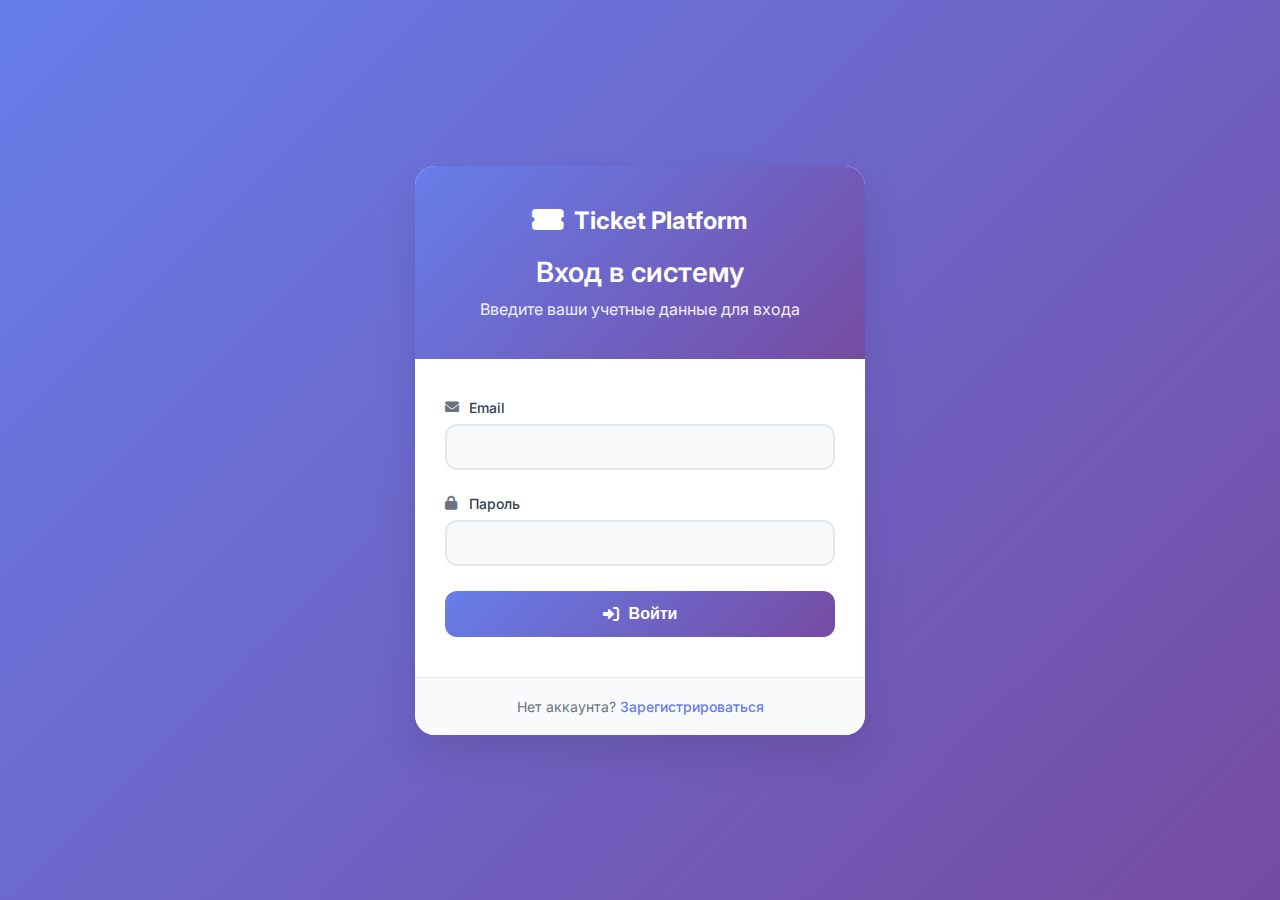
<file: frontend/index.html>
<!DOCTYPE html>
<html lang="ru">
<head>
    <meta charset="UTF-8">
    <meta name="viewport" content="width=device-width, initial-scale=1.0">
    <title>Ticket Platform - Система техподдержки</title>
    <link rel="stylesheet" href="styles.css">
    <link href="https://fonts.googleapis.com/css2?family=Inter:wght@400;500;600;700&display=swap" rel="stylesheet">
    <link href="https://cdnjs.cloudflare.com/ajax/libs/font-awesome/6.0.0/css/all.min.css" rel="stylesheet">
</head>
<body>
    <!-- Header -->
    <header class="header">
        <div class="container">
            <div class="header-content">
                <div class="logo">
                    <i class="fas fa-ticket-alt"></i>
                    <span>Ticket Platform</span>
                </div>
                <nav class="nav">
                    <ul class="nav-list">
                        <li class="nav-item">
                            <a href="#" class="nav-link active" data-tab="home">
                                <i class="fas fa-home"></i>
                                Мои тикеты
                            </a>
                        </li>
                        <li class="nav-item">
                            <a href="#" class="nav-link" data-tab="create">
                                <i class="fas fa-plus-circle"></i>
                                Создать тикет
                            </a>
                        </li>
                        <li class="nav-item">
                            <a href="#" class="nav-link" data-tab="profile">
                                <i class="fas fa-user-circle"></i>
                                Профиль
                            </a>
                        </li>
                        <li class="nav-item">
                            <a href="#" class="nav-link" id="logout-btn">
                                <i class="fas fa-sign-out-alt"></i>
                                Выход
                            </a>
                        </li>
                    </ul>
                </nav>
                <div class="user-info" id="user-info" style="display: none;">
                    <div class="user-avatar">
                        <i class="fas fa-user"></i>
                    </div>
                    <span class="user-name" id="username-display">Пользователь</span>
                </div>
            </div>
        </div>
    </header>

    <!-- Main Content -->
    <main class="main">
        <div class="container">
            <!-- Главная страница с тикетами пользователя -->
            <section id="home-tab" class="tab-content active">
                <div class="page-header">
                    <h1>Мои тикеты</h1>
                    <div class="filters">
                        <select id="statusFilter" class="filter-select">
                            <option value="">Все статусы</option>
                            <option value="открыт">Открыт</option>
                            <option value="в_процессе">В процессе</option>
                            <option value="решен">Решен</option>
                            <option value="закрыт">Закрыт</option>
                        </select>
                        <select id="categoryFilter" class="filter-select">
                            <option value="">Все категории</option>
                            <option value="техническая">Техническая</option>
                            <option value="биллинг">Биллинг</option>
                            <option value="общий">Общий</option>
                            <option value="баг_репорт">Баг репорт</option>
                            <option value="запрос_функции">Запрос функции</option>
                        </select>
                        <select id="priorityFilter" class="filter-select">
                            <option value="">Все приоритеты</option>
                            <option value="не определён">Не определён</option>
                            <option value="низкий">Низкий</option>
                            <option value="средний">Средний</option>
                            <option value="высокий">Высокий</option>
                            <option value="критический">Критический</option>
                        </select>
                        <input type="text" id="searchInput" class="search-input" placeholder="Поиск по тикетам...">
                    </div>
                </div>

                <!-- Статистика -->
                <div class="stats">
                    <div class="stat-card">
                        <div class="stat-icon open">
                            <i class="fas fa-folder-open"></i>
                        </div>
                        <div class="stat-info">
                            <span class="stat-number" id="openTickets">0</span>
                            <span class="stat-label">Открытые</span>
                        </div>
                    </div>
                    <div class="stat-card">
                        <div class="stat-icon progress">
                            <i class="fas fa-cog"></i>
                        </div>
                        <div class="stat-info">
                            <span class="stat-number" id="progressTickets">0</span>
                            <span class="stat-label">В процессе</span>
                        </div>
                    </div>
                    <div class="stat-card">
                        <div class="stat-icon resolved">
                            <i class="fas fa-check-circle"></i>
                        </div>
                        <div class="stat-info">
                            <span class="stat-number" id="resolvedTickets">0</span>
                            <span class="stat-label">Решенные</span>
                        </div>
                    </div>
                    <div class="stat-card">
                        <div class="stat-icon total">
                            <i class="fas fa-list"></i>
                        </div>
                        <div class="stat-info">
                            <span class="stat-number" id="totalTickets">0</span>
                            <span class="stat-label">Всего</span>
                        </div>
                    </div>
                </div>

                <!-- Список тикетов -->
                <div class="tickets-grid" id="ticketsGrid">
                    <!-- Тикеты будут загружены динамически -->
                </div>

                <!-- Загрузка -->
                <div class="loading" id="loading">
                    <div class="spinner"></div>
                    <span>Загрузка тикетов...</span>
                </div>

                <!-- Пагинация -->
                <div class="pagination" id="pagination">
                    <!-- Пагинация будет создана динамически -->
                </div>
            </section>

            <!-- Страница создания тикета -->
            <section id="create-tab" class="tab-content">
                <div class="page-header">
                    <h1>Создать новый тикет</h1>
                    <p class="page-subtitle">Опишите вашу проблему или вопрос, и наша служба поддержки вам поможет</p>
                </div>

                <form class="create-ticket-form" id="createTicketForm">
                    <div class="form-row">
                        <div class="form-group">
                            <label for="ticketTitle" class="form-label">
                                <i class="fas fa-heading"></i>
                                Заголовок тикета *
                            </label>
                            <input 
                                type="text" 
                                id="ticketTitle" 
                                class="form-input" 
                                placeholder="Краткое описание проблемы"
                                required
                                maxlength="200"
                            >
                            <div class="input-hint">Максимум 200 символов</div>
                        </div>
                    </div>

                    <div class="form-row">
                        <div class="form-group">
                            <label for="ticketCategory" class="form-label">
                                <i class="fas fa-tag"></i>
                                Категория *
                            </label>
                            <select id="ticketCategory" class="form-select" required>
                                <option value="">Выберите категорию</option>
                                <option value="техническая">Техническая проблема</option>
                                <option value="биллинг">Вопросы по биллингу</option>
                                <option value="общий">Общий вопрос</option>
                                <option value="баг_репорт">Сообщить о баге</option>
                                <option value="запрос_функции">Запрос новой функции</option>
                            </select>
                        </div>
                    </div>

                    <div class="form-row">
                        <div class="form-group">
                            <label for="ticketDescription" class="form-label">
                                <i class="fas fa-align-left"></i>
                                Подробное описание *
                            </label>
                            <textarea 
                                id="ticketDescription" 
                                class="form-textarea" 
                                placeholder="Подробно опишите проблему: что случилось, когда это началось, какие шаги вы предпринимали..."
                                required
                                maxlength="2000"
                                rows="8"
                            ></textarea>
                            <div class="input-hint">Максимум 2000 символов. Чем детальнее описание, тем быстрее мы сможем помочь.</div>
                        </div>
                    </div>

                    <div class="form-row">
                        <div class="form-group half">
                            <label for="reporterName" class="form-label">
                                <i class="fas fa-user"></i>
                                Ваше имя *
                            </label>
                            <input 
                                type="text" 
                                id="reporterName" 
                                class="form-input" 
                                placeholder="Введите ваше имя"
                                required
                                maxlength="100"
                            >
                        </div>
                        <div class="form-group half">
                            <label for="reporterEmail" class="form-label">
                                <i class="fas fa-envelope"></i>
                                Email для связи *
                            </label>
                            <input 
                                type="email" 
                                id="reporterEmail" 
                                class="form-input" 
                                placeholder="your@email.com"
                                required
                            >
                        </div>
                    </div>

                    <div class="priority-info">
                        <i class="fas fa-info-circle"></i>
                        <span>Приоритет тикета будет определен автоматически службой поддержки на основе описания проблемы.</span>
                    </div>

                    <div class="form-actions">
                        <button type="button" class="btn btn-secondary" id="resetForm">
                            <i class="fas fa-undo"></i>
                            Очистить
                        </button>
                        <button type="submit" class="btn btn-primary" id="submitTicket">
                            <i class="fas fa-paper-plane"></i>
                            Создать тикет
                        </button>
                    </div>
                </form>
            </section>

            <!-- Раздел профиля -->
            <section class="tab-section" id="profile" style="display: none;">
                <div class="section-header">
                    <h2><i class="fas fa-user-circle"></i> Личный кабинет</h2>
                    <p>Управление настройками аккаунта</p>
                </div>

                <div class="profile-container">
                    <div class="profile-card">
                        <div class="profile-header">
                            <div class="profile-avatar">
                                <i class="fas fa-user-circle"></i>
                            </div>
                            <div class="profile-info">
                                <h3 id="profile-full-name">Имя пользователя</h3>
                                <p id="profile-email">email@example.com</p>
                                <p class="profile-role" id="profile-role">Пользователь</p>
                            </div>
                        </div>

                        <div class="profile-stats">
                            <div class="stat-item">
                                <div class="stat-value" id="user-tickets-count">0</div>
                                <div class="stat-label">Всего тикетов</div>
                            </div>
                            <div class="stat-item">
                                <div class="stat-value" id="user-open-tickets">0</div>
                                <div class="stat-label">Открытых</div>
                            </div>
                            <div class="stat-item">
                                <div class="stat-value" id="user-resolved-tickets">0</div>
                                <div class="stat-label">Решенных</div>
                            </div>
                        </div>

                        <form id="profileForm" class="profile-form">
                            <div class="form-row">
                                <div class="form-group">
                                    <label for="profileFullName" class="form-label">
                                        <i class="fas fa-user"></i>
                                        Полное имя
                                    </label>
                                    <input type="text" id="profileFullName" class="form-input" required>
                                </div>
                                <div class="form-group">
                                    <label for="profileUsername" class="form-label">
                                        <i class="fas fa-at"></i>
                                        Имя пользователя
                                    </label>
                                    <input type="text" id="profileUsername" class="form-input" required>
                                </div>
                            </div>

                            <div class="form-group">
                                <label for="profileEmail" class="form-label">
                                    <i class="fas fa-envelope"></i>
                                    Email
                                </label>
                                <input type="email" id="profileEmail" class="form-input" readonly>
                                <small class="form-hint">Email нельзя изменить</small>
                            </div>

                            <div class="form-actions">
                                <button type="submit" class="btn btn-primary">
                                    <i class="fas fa-save"></i>
                                    Сохранить изменения
                                </button>
                            </div>
                        </form>
                    </div>
                </div>
            </section>
        </div>
    </main>

    <!-- Модальное окно для просмотра тикета -->
    <div class="modal" id="ticketModal">
        <div class="modal-content">
            <div class="modal-header">
                <h2 id="modalTicketTitle">Заголовок тикета</h2>
                <button class="modal-close" id="closeModal">
                    <i class="fas fa-times"></i>
                </button>
            </div>
            <div class="modal-body" id="modalTicketBody">
                <!-- Содержимое тикета будет загружено динамически -->
            </div>
        </div>
    </div>

    <!-- Модальное окно для техподдержки с чатом -->
    <div class="modal" id="supportTicketModal">
        <div class="support-modal-content">
            <div class="support-modal-header">
                <h2 id="supportModalTicketTitle">Тикет #</h2>
                <button class="modal-close" id="closeSupportModal">
                    <i class="fas fa-times"></i>
                </button>
            </div>
            <div class="support-modal-body">
                <div class="ticket-info-panel">
                    <div class="ticket-details" id="supportTicketDetails">
                        <!-- Детали тикета будут загружены динамически -->
                    </div>
                </div>
                <div class="chat-panel">
                    <div class="chat-messages" id="chatMessages">
                        <!-- Сообщения будут загружены динамически -->
                    </div>
                    <div class="chat-input-container">
                        <div class="chat-input-wrapper">
                            <textarea 
                                id="chatInput" 
                                placeholder="Введите сообщение..." 
                                rows="2"
                                maxlength="1000"
                            ></textarea>
                            <button id="sendMessage" class="btn btn-primary">
                                <i class="fas fa-paper-plane"></i>
                            </button>
                        </div>
                    </div>
                </div>
            </div>
        </div>
    </div>

    <!-- Уведомления -->
    <div class="notifications" id="notifications"></div>

    <!-- JavaScript -->
    <script src="script.js"></script>
</body>
</html>
</file>
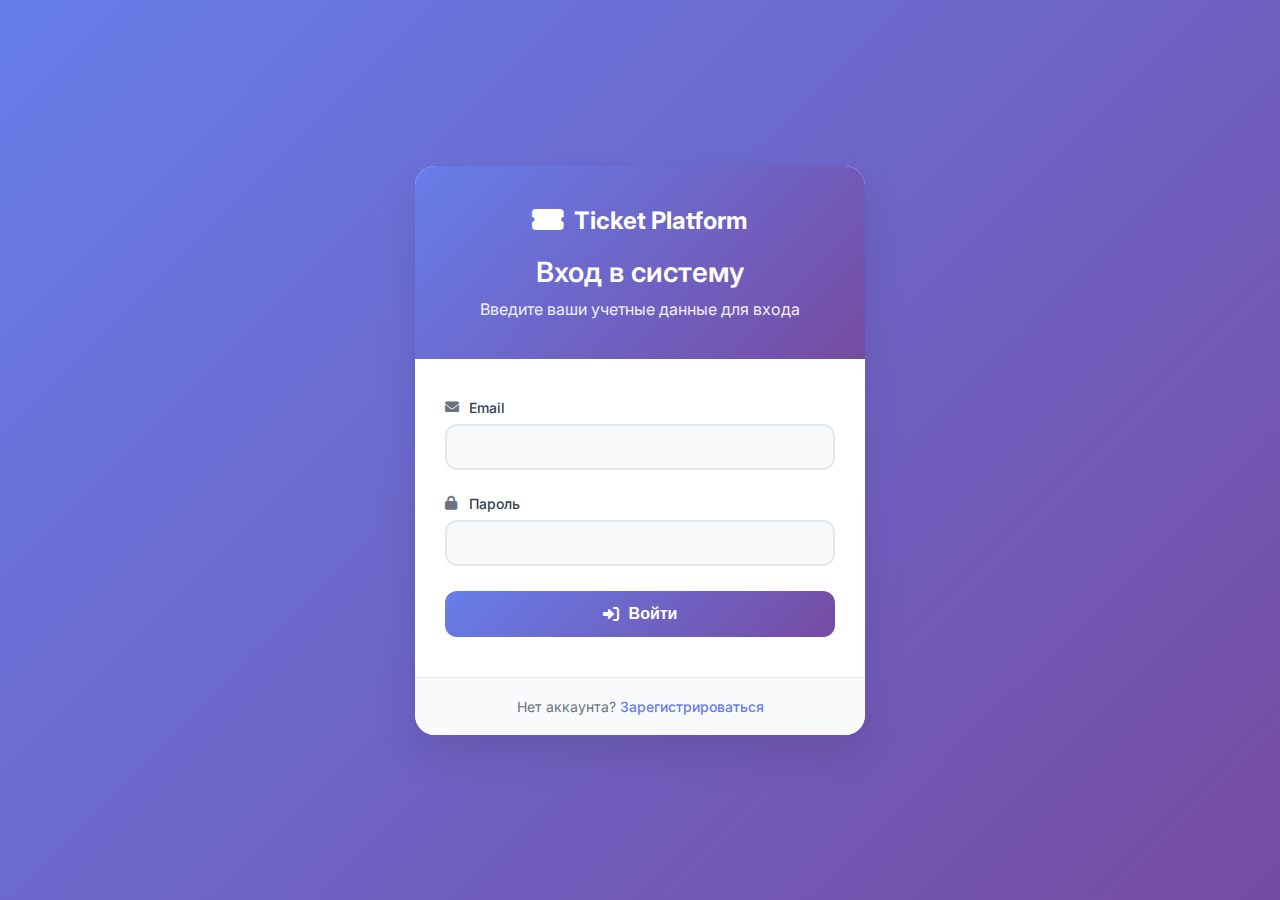
<file: frontend/login.html>
<!DOCTYPE html>
<html lang="ru">
<head>
    <meta charset="UTF-8">
    <meta name="viewport" content="width=device-width, initial-scale=1.0">
    <title>Вход - Ticket Platform</title>
    <link rel="stylesheet" href="auth-styles.css">
    <link href="https://fonts.googleapis.com/css2?family=Inter:wght@400;500;600;700&display=swap" rel="stylesheet">
    <link href="https://cdnjs.cloudflare.com/ajax/libs/font-awesome/6.0.0/css/all.min.css" rel="stylesheet">
</head>
<body>
    <div class="auth-container">
        <div class="auth-card">
            <div class="auth-header">
                <div class="logo">
                    <i class="fas fa-ticket-alt"></i>
                    <span>Ticket Platform</span>
                </div>
                <h2>Вход в систему</h2>
                <p>Введите ваши учетные данные для входа</p>
            </div>

            <form id="login-form" class="auth-form">
                <div class="form-group">
                    <label for="email">
                        <i class="fas fa-envelope"></i>
                        Email
                    </label>
                    <input type="email" id="email" name="email" required>
                </div>

                <div class="form-group">
                    <label for="password">
                        <i class="fas fa-lock"></i>
                        Пароль
                    </label>
                    <input type="password" id="password" name="password" required>
                </div>

                <button type="submit" class="auth-btn">
                    <i class="fas fa-sign-in-alt"></i>
                    Войти
                </button>
            </form>

            <div class="auth-footer">
                <p>Нет аккаунта? <a href="register.html">Зарегистрироваться</a></p>
            </div>

            <div id="error-message" class="error-message" style="display: none;"></div>
            <div id="success-message" class="success-message" style="display: none;"></div>
        </div>
    </div>

    <script src="auth.js"></script>
</body>
</html>
</file>
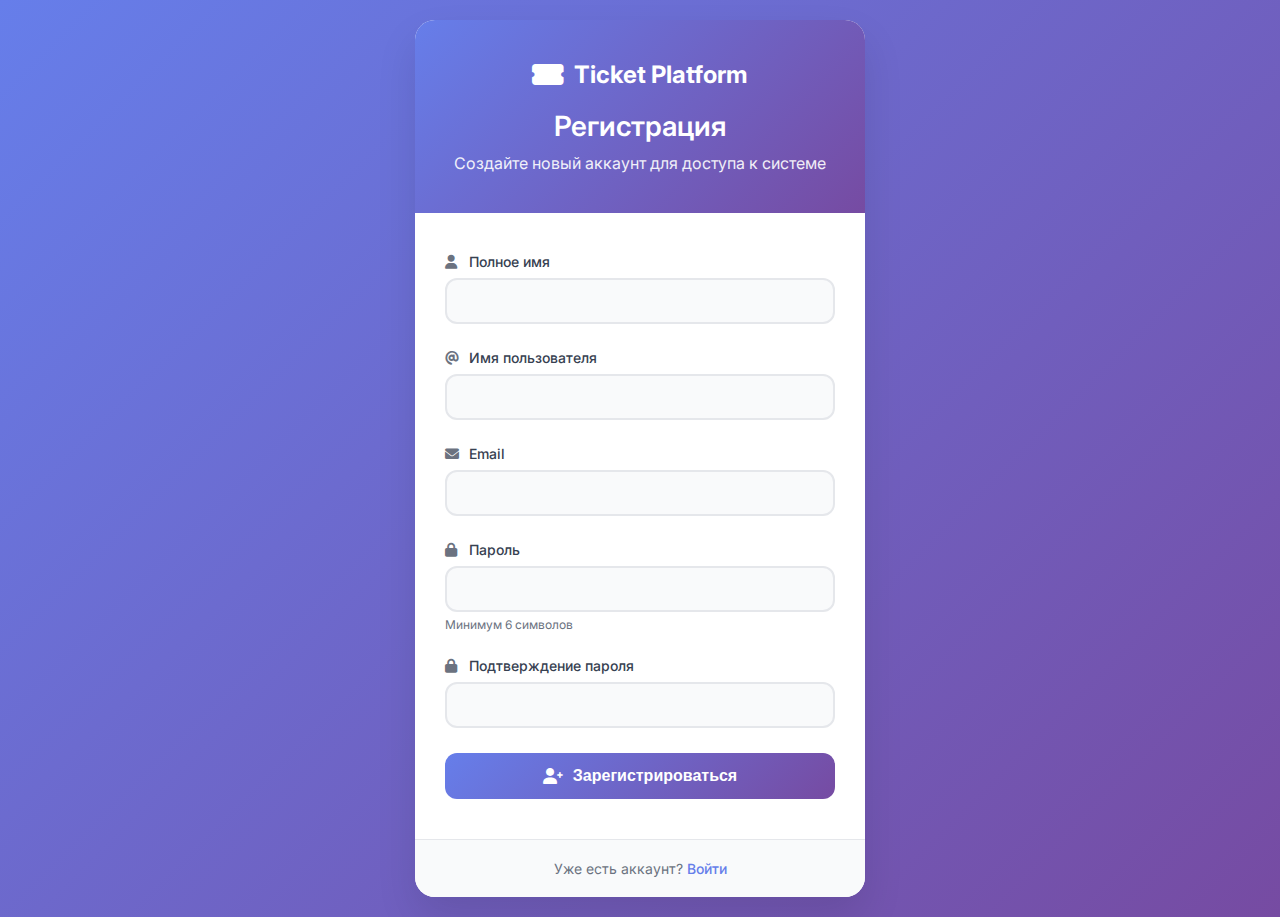
<file: frontend/register.html>
<!DOCTYPE html>
<html lang="ru">
<head>
    <meta charset="UTF-8">
    <meta name="viewport" content="width=device-width, initial-scale=1.0">
    <title>Регистрация - Ticket Platform</title>
    <link rel="stylesheet" href="auth-styles.css">
    <link href="https://fonts.googleapis.com/css2?family=Inter:wght@400;500;600;700&display=swap" rel="stylesheet">
    <link href="https://cdnjs.cloudflare.com/ajax/libs/font-awesome/6.0.0/css/all.min.css" rel="stylesheet">
</head>
<body>
    <div class="auth-container">
        <div class="auth-card">
            <div class="auth-header">
                <div class="logo">
                    <i class="fas fa-ticket-alt"></i>
                    <span>Ticket Platform</span>
                </div>
                <h2>Регистрация</h2>
                <p>Создайте новый аккаунт для доступа к системе</p>
            </div>

            <form id="register-form" class="auth-form">
                <div class="form-group">
                    <label for="full_name">
                        <i class="fas fa-user"></i>
                        Полное имя
                    </label>
                    <input type="text" id="full_name" name="full_name" required>
                </div>

                <div class="form-group">
                    <label for="username">
                        <i class="fas fa-at"></i>
                        Имя пользователя
                    </label>
                    <input type="text" id="username" name="username" required 
                           pattern="[a-zA-Z0-9_]+" 
                           title="Только буквы, цифры и подчеркивание">
                </div>

                <div class="form-group">
                    <label for="email">
                        <i class="fas fa-envelope"></i>
                        Email
                    </label>
                    <input type="email" id="email" name="email" required>
                </div>

                <div class="form-group">
                    <label for="password">
                        <i class="fas fa-lock"></i>
                        Пароль
                    </label>
                    <input type="password" id="password" name="password" required minlength="6">
                    <small>Минимум 6 символов</small>
                </div>

                <div class="form-group">
                    <label for="confirm_password">
                        <i class="fas fa-lock"></i>
                        Подтверждение пароля
                    </label>
                    <input type="password" id="confirm_password" name="confirm_password" required>
                </div>

                <button type="submit" class="auth-btn">
                    <i class="fas fa-user-plus"></i>
                    Зарегистрироваться
                </button>
            </form>

            <div class="auth-footer">
                <p>Уже есть аккаунт? <a href="login.html">Войти</a></p>
            </div>

            <div id="error-message" class="error-message" style="display: none;"></div>
            <div id="success-message" class="success-message" style="display: none;"></div>
        </div>
    </div>

    <script src="auth.js"></script>
</body>
</html>
</file>
<file: frontend/auth-styles.css>
/* Базовые стили для страниц авторизации */
* {
    margin: 0;
    padding: 0;
    box-sizing: border-box;
}

body {
    font-family: 'Inter', -apple-system, BlinkMacSystemFont, sans-serif;
    background: linear-gradient(135deg, #667eea 0%, #764ba2 100%);
    min-height: 100vh;
    display: flex;
    align-items: center;
    justify-content: center;
    padding: 20px;
}

.auth-container {
    width: 100%;
    max-width: 450px;
}

.auth-card {
    background: white;
    border-radius: 20px;
    box-shadow: 0 20px 40px rgba(0, 0, 0, 0.1);
    overflow: hidden;
    animation: slideUp 0.5s ease-out;
}

@keyframes slideUp {
    from {
        opacity: 0;
        transform: translateY(30px);
    }
    to {
        opacity: 1;
        transform: translateY(0);
    }
}

.auth-header {
    background: linear-gradient(135deg, #667eea 0%, #764ba2 100%);
    color: white;
    padding: 40px 30px;
    text-align: center;
}

.logo {
    display: flex;
    align-items: center;
    justify-content: center;
    gap: 10px;
    font-size: 24px;
    font-weight: 700;
    margin-bottom: 20px;
}

.logo i {
    font-size: 28px;
}

.auth-header h2 {
    font-size: 28px;
    font-weight: 600;
    margin-bottom: 10px;
}

.auth-header p {
    opacity: 0.9;
    font-size: 16px;
}

.auth-form {
    padding: 40px 30px;
}

.form-group {
    margin-bottom: 25px;
}

.form-group label {
    display: flex;
    align-items: center;
    gap: 8px;
    font-weight: 500;
    color: #374151;
    margin-bottom: 8px;
    font-size: 14px;
}

.form-group label i {
    color: #6b7280;
    width: 16px;
}

.form-group input {
    width: 100%;
    padding: 12px 16px;
    border: 2px solid #e5e7eb;
    border-radius: 12px;
    font-size: 16px;
    transition: all 0.3s ease;
    background-color: #f9fafb;
}

.form-group input:focus {
    outline: none;
    border-color: #667eea;
    background-color: white;
    box-shadow: 0 0 0 3px rgba(102, 126, 234, 0.1);
}

.form-group small {
    display: block;
    margin-top: 5px;
    font-size: 12px;
    color: #6b7280;
}

.auth-btn {
    width: 100%;
    background: linear-gradient(135deg, #667eea 0%, #764ba2 100%);
    color: white;
    border: none;
    padding: 14px 24px;
    border-radius: 12px;
    font-size: 16px;
    font-weight: 600;
    cursor: pointer;
    transition: all 0.3s ease;
    display: flex;
    align-items: center;
    justify-content: center;
    gap: 10px;
}

.auth-btn:hover {
    transform: translateY(-2px);
    box-shadow: 0 10px 20px rgba(102, 126, 234, 0.3);
}

.auth-btn:active {
    transform: translateY(0);
}

.auth-btn:disabled {
    opacity: 0.6;
    cursor: not-allowed;
    transform: none;
}

.auth-footer {
    padding: 20px 30px;
    text-align: center;
    background-color: #f9fafb;
    border-top: 1px solid #e5e7eb;
}

.auth-footer p {
    color: #6b7280;
    font-size: 14px;
}

.auth-footer a {
    color: #667eea;
    text-decoration: none;
    font-weight: 500;
}

.auth-footer a:hover {
    text-decoration: underline;
}

/* Сообщения об ошибках и успехе */
.error-message,
.success-message {
    padding: 15px;
    margin: 20px 30px;
    border-radius: 12px;
    font-weight: 500;
}

.error-message {
    background-color: #fef2f2;
    color: #dc2626;
    border: 1px solid #fecaca;
}

.success-message {
    background-color: #f0fdf4;
    color: #16a34a;
    border: 1px solid #bbf7d0;
}

/* Адаптивность */
@media (max-width: 480px) {
    .auth-container {
        padding: 10px;
    }
    
    .auth-card {
        border-radius: 16px;
    }
    
    .auth-header {
        padding: 30px 20px;
    }
    
    .auth-form {
        padding: 30px 20px;
    }
    
    .auth-footer {
        padding: 15px 20px;
    }
}

/* Анимация загрузки */
.loading {
    position: relative;
    color: transparent;
}

.loading::after {
    content: "";
    position: absolute;
    width: 20px;
    height: 20px;
    top: 50%;
    left: 50%;
    margin: -10px 0 0 -10px;
    border: 2px solid transparent;
    border-top: 2px solid currentColor;
    border-radius: 50%;
    animation: spin 1s linear infinite;
}

@keyframes spin {
    0% { transform: rotate(0deg); }
    100% { transform: rotate(360deg); }
}
</file>
<file: frontend/styles.css>
/* CSS Reset и базовые стили */
* {
    margin: 0;
    padding: 0;
    box-sizing: border-box;
}

html, body {
    height: 100%;
}

body {
    font-family: 'Inter', -apple-system, BlinkMacSystemFont, 'Segoe UI', Roboto, sans-serif;
    background-color: #f8fafc;
    color: #334155;
    line-height: 1.6;
}

.container {
    max-width: 1400px;
    margin: 0 auto;
    padding: 0 20px;
}

/* Header */
.header {
    background: linear-gradient(135deg, #667eea 0%, #764ba2 100%);
    color: white;
    padding: 0;
    box-shadow: 0 4px 6px -1px rgba(0, 0, 0, 0.1);
    position: sticky;
    top: 0;
    z-index: 1000;
}

.header-content {
    display: flex;
    justify-content: space-between;
    align-items: center;
    padding: 1rem 0;
}

.logo {
    display: flex;
    align-items: center;
    font-size: 1.5rem;
    font-weight: 700;
}

.logo i {
    margin-right: 0.5rem;
    font-size: 1.8rem;
}

.nav-list {
    display: flex;
    list-style: none;
    gap: 0.5rem;
}

.nav-link {
    display: flex;
    align-items: center;
    padding: 0.75rem 1.5rem;
    color: rgba(255, 255, 255, 0.9);
    text-decoration: none;
    border-radius: 8px;
    transition: all 0.2s;
    font-weight: 500;
}

.nav-link:hover,
.nav-link.active {
    background-color: rgba(255, 255, 255, 0.2);
    color: white;
}

.nav-link i {
    margin-right: 0.5rem;
}

.user-info {
    display: flex;
    align-items: center;
    gap: 0.75rem;
}

.user-avatar {
    width: 40px;
    height: 40px;
    background: rgba(255, 255, 255, 0.2);
    border-radius: 50%;
    display: flex;
    align-items: center;
    justify-content: center;
}

.user-name {
    font-weight: 500;
}

/* Main Content */
.main {
    padding: 2rem 0;
    min-height: calc(100vh - 80px);
}

.tab-content {
    display: none;
}

.tab-content.active {
    display: block;
}

.page-header {
    margin-bottom: 2rem;
}

.page-header h1 {
    font-size: 2.5rem;
    font-weight: 700;
    margin-bottom: 0.5rem;
    color: #1e293b;
}

.page-subtitle {
    color: #64748b;
    font-size: 1.1rem;
    margin-bottom: 1.5rem;
}

/* Filters */
.filters {
    display: flex;
    gap: 1rem;
    align-items: center;
    flex-wrap: wrap;
    margin-top: 1rem;
}

.filter-select,
.search-input {
    padding: 0.75rem 1rem;
    border: 2px solid #e2e8f0;
    border-radius: 8px;
    background: white;
    font-size: 0.95rem;
    transition: border-color 0.2s;
}

.filter-select:focus,
.search-input:focus {
    outline: none;
    border-color: #667eea;
    box-shadow: 0 0 0 3px rgba(102, 126, 234, 0.1);
}

.search-input {
    min-width: 300px;
}

/* Stats Cards */
.stats {
    display: grid;
    grid-template-columns: repeat(auto-fit, minmax(200px, 1fr));
    gap: 1.5rem;
    margin-bottom: 2rem;
}

.stat-card {
    background: white;
    padding: 1.5rem;
    border-radius: 12px;
    box-shadow: 0 1px 3px rgba(0, 0, 0, 0.1);
    display: flex;
    align-items: center;
    gap: 1rem;
    border-left: 4px solid transparent;
    transition: transform 0.2s, box-shadow 0.2s;
}

.stat-card:hover {
    transform: translateY(-2px);
    box-shadow: 0 4px 12px rgba(0, 0, 0, 0.15);
}

.stat-icon {
    width: 50px;
    height: 50px;
    border-radius: 10px;
    display: flex;
    align-items: center;
    justify-content: center;
    font-size: 1.5rem;
    color: white;
}

.stat-icon.open {
    background: linear-gradient(135deg, #f59e0b, #d97706);
}

.stat-icon.progress {
    background: linear-gradient(135deg, #3b82f6, #1d4ed8);
}

.stat-icon.resolved {
    background: linear-gradient(135deg, #10b981, #047857);
}

.stat-icon.total {
    background: linear-gradient(135deg, #8b5cf6, #7c3aed);
}

.stat-number {
    display: block;
    font-size: 2rem;
    font-weight: 700;
    color: #1e293b;
}

.stat-label {
    color: #64748b;
    font-size: 0.9rem;
}

/* Tickets Grid */
.tickets-grid {
    display: grid;
    grid-template-columns: repeat(auto-fill, minmax(350px, 1fr));
    gap: 1.5rem;
    margin-bottom: 2rem;
}

.ticket-card {
    background: white;
    border-radius: 12px;
    padding: 1.5rem;
    box-shadow: 0 1px 3px rgba(0, 0, 0, 0.1);
    border-left: 4px solid #e2e8f0;
    transition: all 0.2s;
    cursor: pointer;
    position: relative;
}

.ticket-card:hover {
    transform: translateY(-2px);
    box-shadow: 0 4px 12px rgba(0, 0, 0, 0.15);
}

.ticket-card.priority-низкий {
    border-left-color: #10b981;
}

.ticket-card.priority-средний {
    border-left-color: #f59e0b;
}

.ticket-card.priority-высокий {
    border-left-color: #ef4444;
}

.ticket-card.priority-критический {
    border-left-color: #dc2626;
    background: linear-gradient(135deg, #fef2f2, white);
}

.ticket-header {
    display: flex;
    justify-content: space-between;
    align-items: start;
    margin-bottom: 1rem;
}

.ticket-id {
    font-size: 0.8rem;
    color: #64748b;
    background: #f1f5f9;
    padding: 0.25rem 0.5rem;
    border-radius: 4px;
}

.ticket-title {
    font-size: 1.1rem;
    font-weight: 600;
    color: #1e293b;
    margin: 0.5rem 0;
    line-height: 1.4;
}

.ticket-meta {
    display: flex;
    gap: 1rem;
    margin-bottom: 1rem;
    flex-wrap: wrap;
}

.ticket-status,
.ticket-category,
.ticket-priority {
    display: inline-flex;
    align-items: center;
    gap: 0.25rem;
    padding: 0.25rem 0.75rem;
    border-radius: 20px;
    font-size: 0.8rem;
    font-weight: 500;
}

.ticket-status {
    background: #e2e8f0;
    color: #475569;
}

.ticket-status.status-открыт {
    background: #dbeafe;
    color: #1e40af;
}

.ticket-status.status-в_процессе {
    background: #fef3c7;
    color: #d97706;
}

.ticket-status.status-решен {
    background: #d1fae5;
    color: #065f46;
}

.ticket-status.status-закрыт {
    background: #f3f4f6;
    color: #374151;
}

.ticket-category {
    background: #f0f9ff;
    color: #0369a1;
}

.ticket-priority {
    background: #f1f5f9;
    color: #475569;
}

.ticket-description {
    color: #64748b;
    font-size: 0.9rem;
    line-height: 1.5;
    margin-bottom: 1rem;
    display: -webkit-box;
    -webkit-line-clamp: 3;
    line-clamp: 3;
    -webkit-box-orient: vertical;
    overflow: hidden;
}

.ticket-footer {
    display: flex;
    justify-content: space-between;
    align-items: center;
    font-size: 0.8rem;
    color: #64748b;
    border-top: 1px solid #f1f5f9;
    padding-top: 1rem;
}

.ticket-date {
    display: flex;
    align-items: center;
    gap: 0.25rem;
}

.ticket-comments {
    display: flex;
    align-items: center;
    gap: 0.25rem;
}

.new-comment-indicator {
    background: #ef4444;
    color: white;
    font-size: 0.7rem;
    padding: 0.1rem 0.4rem;
    border-radius: 10px;
    margin-left: 0.5rem;
}

/* Form Styles */
.create-ticket-form {
    background: white;
    padding: 2rem;
    border-radius: 12px;
    box-shadow: 0 1px 3px rgba(0, 0, 0, 0.1);
    max-width: 800px;
}

.form-row {
    display: flex;
    gap: 1.5rem;
    margin-bottom: 1.5rem;
}

.form-row .form-group.half {
    flex: 1;
}

.form-group {
    flex: 1;
}

.form-label {
    display: flex;
    align-items: center;
    gap: 0.5rem;
    font-weight: 600;
    color: #1e293b;
    margin-bottom: 0.5rem;
}

.form-input,
.form-select,
.form-textarea {
    width: 100%;
    padding: 0.75rem 1rem;
    border: 2px solid #e2e8f0;
    border-radius: 8px;
    font-size: 1rem;
    transition: border-color 0.2s;
    font-family: inherit;
}

.form-input:focus,
.form-select:focus,
.form-textarea:focus {
    outline: none;
    border-color: #667eea;
    box-shadow: 0 0 0 3px rgba(102, 126, 234, 0.1);
}

.form-textarea {
    resize: vertical;
    min-height: 120px;
}

.input-hint {
    font-size: 0.8rem;
    color: #64748b;
    margin-top: 0.25rem;
}

.priority-info {
    display: flex;
    align-items: center;
    gap: 0.5rem;
    padding: 1rem;
    background: #f0f9ff;
    border: 1px solid #bae6fd;
    border-radius: 8px;
    color: #0369a1;
    font-size: 0.9rem;
    margin-bottom: 2rem;
}

.form-actions {
    display: flex;
    justify-content: flex-end;
    gap: 1rem;
}

.btn {
    display: inline-flex;
    align-items: center;
    gap: 0.5rem;
    padding: 0.75rem 1.5rem;
    border: none;
    border-radius: 8px;
    font-size: 1rem;
    font-weight: 500;
    cursor: pointer;
    transition: all 0.2s;
    text-decoration: none;
}

.btn-primary {
    background: linear-gradient(135deg, #667eea, #764ba2);
    color: white;
}

.btn-primary:hover {
    transform: translateY(-1px);
    box-shadow: 0 4px 12px rgba(102, 126, 234, 0.4);
}

.btn-secondary {
    background: #f1f5f9;
    color: #475569;
    border: 1px solid #e2e8f0;
}

.btn-secondary:hover {
    background: #e2e8f0;
}

/* Modal */
.modal {
    display: none;
    position: fixed;
    top: 0;
    left: 0;
    width: 100%;
    height: 100%;
    background: rgba(0, 0, 0, 0.5);
    z-index: 2000;
    backdrop-filter: blur(4px);
}

.modal.active {
    display: flex;
    align-items: center;
    justify-content: center;
}

.modal-content {
    background: white;
    border-radius: 12px;
    max-width: 90vw;
    max-height: 90vh;
    overflow: auto;
    position: relative;
    box-shadow: 0 20px 25px -5px rgba(0, 0, 0, 0.1);
}

.modal-header {
    display: flex;
    justify-content: space-between;
    align-items: center;
    padding: 1.5rem 2rem;
    border-bottom: 1px solid #e2e8f0;
    background: #f8fafc;
    border-radius: 12px 12px 0 0;
}

.modal-header h2 {
    margin: 0;
    color: #1e293b;
}

.modal-close {
    background: none;
    border: none;
    font-size: 1.5rem;
    cursor: pointer;
    color: #64748b;
    padding: 0.5rem;
    border-radius: 50%;
    transition: background-color 0.2s;
}

.modal-close:hover {
    background: #e2e8f0;
}

.modal-body {
    padding: 2rem;
    max-width: 800px;
}

/* Loading */
.loading {
    display: none;
    text-align: center;
    padding: 3rem;
    color: #64748b;
}

.loading.active {
    display: block;
}

.spinner {
    width: 40px;
    height: 40px;
    border: 4px solid #e2e8f0;
    border-top: 4px solid #667eea;
    border-radius: 50%;
    animation: spin 1s linear infinite;
    margin: 0 auto 1rem;
}

@keyframes spin {
    0% { transform: rotate(0deg); }
    100% { transform: rotate(360deg); }
}

/* Notifications */
.notifications {
    position: fixed;
    top: 100px;
    right: 20px;
    z-index: 3000;
    max-width: 400px;
}

.notification {
    background: white;
    border-radius: 8px;
    box-shadow: 0 4px 12px rgba(0, 0, 0, 0.15);
    margin-bottom: 1rem;
    padding: 1rem 1.5rem;
    border-left: 4px solid #10b981;
    animation: slideIn 0.3s ease-out;
}

.notification.error {
    border-left-color: #ef4444;
}

.notification.warning {
    border-left-color: #f59e0b;
}

@keyframes slideIn {
    from {
        transform: translateX(100%);
        opacity: 0;
    }
    to {
        transform: translateX(0);
        opacity: 1;
    }
}

/* Pagination */
.pagination {
    display: flex;
    justify-content: center;
    gap: 0.5rem;
    margin-top: 2rem;
}

.pagination button {
    padding: 0.5rem 1rem;
    border: 2px solid #e2e8f0;
    background: white;
    border-radius: 8px;
    cursor: pointer;
    transition: all 0.2s;
}

.pagination button:hover,
.pagination button.active {
    background: #667eea;
    color: white;
    border-color: #667eea;
}

.pagination button:disabled {
    opacity: 0.5;
    cursor: not-allowed;
}

/* Responsive Design */
@media (max-width: 768px) {
    .header-content {
        flex-direction: column;
        gap: 1rem;
    }

    .nav-list {
        flex-direction: column;
        width: 100%;
    }

    .tickets-grid {
        grid-template-columns: 1fr;
    }

    .form-row {
        flex-direction: column;
        gap: 1rem;
    }

    .filters {
        flex-direction: column;
        align-items: stretch;
    }

    .search-input {
        min-width: auto;
    }

    .stats {
        grid-template-columns: repeat(2, 1fr);
    }

    .page-header h1 {
        font-size: 2rem;
    }

    .modal-content {
        max-width: 95vw;
        margin: 1rem;
    }
}

@media (max-width: 480px) {
    .stats {
        grid-template-columns: 1fr;
    }

    .ticket-meta {
        flex-direction: column;
        gap: 0.5rem;
    }

    .form-actions {
        flex-direction: column;
    }
}

/* Empty State */
.empty-state {
    text-align: center;
    padding: 4rem 2rem;
    color: #64748b;
}

.empty-state i {
    font-size: 4rem;
    margin-bottom: 1rem;
    opacity: 0.5;
}

.empty-state h3 {
    font-size: 1.5rem;
    margin-bottom: 0.5rem;
    color: #1e293b;
}

.empty-state p {
    margin-bottom: 2rem;
}

/* Success States */
.success-message {
    display: none;
    background: #d1fae5;
    border: 1px solid #10b981;
    color: #065f46;
    padding: 1rem;
    border-radius: 8px;
    margin-bottom: 1rem;
}

.success-message.active {
    display: block;
}

/* Additional Modal Styles */
.ticket-full {
    max-width: 800px;
}

.ticket-info {
    background: #f8fafc;
    padding: 1.5rem;
    border-radius: 8px;
    margin-bottom: 2rem;
}

.info-row {
    display: flex;
    margin-bottom: 0.75rem;
    align-items: center;
}

.info-row strong {
    min-width: 120px;
    color: #1e293b;
}

.priority-badge {
    padding: 0.25rem 0.75rem;
    border-radius: 20px;
    font-size: 0.8rem;
    font-weight: 500;
}

.priority-badge.priority-низкий {
    background: #d1fae5;
    color: #065f46;
}

.priority-badge.priority-средний {
    background: #fef3c7;
    color: #d97706;
}

.priority-badge.priority-высокий {
    background: #fee2e2;
    color: #dc2626;
}

.priority-badge.priority-критический {
    background: #fecaca;
    color: #b91c1c;
}

.ticket-content {
    margin-bottom: 2rem;
}

.ticket-content h4 {
    color: #1e293b;
    margin-bottom: 1rem;
    font-size: 1.1rem;
}

.description-content {
    background: white;
    padding: 1.5rem;
    border-radius: 8px;
    border: 1px solid #e2e8f0;
    line-height: 1.6;
    color: #374151;
}

.ticket-comments h4 {
    color: #1e293b;
    margin-bottom: 1rem;
    font-size: 1.1rem;
}

.comment {
    background: white;
    border: 1px solid #e2e8f0;
    border-radius: 8px;
    padding: 1.5rem;
    margin-bottom: 1rem;
}

.comment-header {
    display: flex;
    justify-content: space-between;
    align-items: center;
    margin-bottom: 1rem;
    padding-bottom: 0.5rem;
    border-bottom: 1px solid #f1f5f9;
}

.comment-date {
    color: #64748b;
    font-size: 0.9rem;
}

.comment-content {
    color: #374151;
    line-height: 1.6;
}

.loading-comments {
    text-align: center;
    padding: 2rem;
    color: #64748b;
}

.no-comments {
    text-align: center;
    padding: 3rem;
    color: #64748b;
    background: #f8fafc;
    border-radius: 8px;
}

.no-comments i {
    font-size: 2rem;
    margin-bottom: 1rem;
    opacity: 0.5;
}

/* Character counter for textareas */
.form-group {
    position: relative;
}

.char-counter {
    position: absolute;
    bottom: 0.5rem;
    right: 1rem;
    font-size: 0.8rem;
    color: #64748b;
    background: white;
    padding: 0.2rem 0.5rem;
    border-radius: 4px;
}

.char-counter.warning {
    color: #d97706;
}

.char-counter.danger {
    color: #dc2626;
}

/* Form validation styles */
.form-input.invalid,
.form-select.invalid,
.form-textarea.invalid {
    border-color: #ef4444;
    box-shadow: 0 0 0 3px rgba(239, 68, 68, 0.1);
}

.field-error {
    color: #dc2626;
    font-size: 0.8rem;
    margin-top: 0.25rem;
    display: flex;
    align-items: center;
    gap: 0.25rem;
}

/* ����� ��� ������� ������� */
.profile-container {
    max-width: 800px;
    margin: 0 auto;
}

.profile-card {
    background: white;
    border-radius: 16px;
    box-shadow: 0 4px 20px rgba(0, 0, 0, 0.08);
    overflow: hidden;
}

.profile-header {
    background: linear-gradient(135deg, #667eea 0%, #764ba2 100%);
    color: white;
    padding: 40px 30px;
    display: flex;
    align-items: center;
    gap: 20px;
}

.profile-avatar {
    font-size: 80px;
    opacity: 0.9;
}

.profile-info h3 {
    font-size: 28px;
    font-weight: 600;
    margin-bottom: 5px;
}

.profile-info p {
    opacity: 0.9;
    margin-bottom: 5px;
}

.profile-role {
    background: rgba(255, 255, 255, 0.2);
    padding: 4px 12px;
    border-radius: 20px;
    font-size: 14px;
    display: inline-block;
}

.profile-stats {
    display: grid;
    grid-template-columns: repeat(3, 1fr);
    gap: 20px;
    padding: 30px;
    background: #f8fafc;
    border-bottom: 1px solid #e2e8f0;
}

.stat-item {
    text-align: center;
}

.stat-value {
    font-size: 32px;
    font-weight: 700;
    color: #667eea;
    margin-bottom: 5px;
}

.stat-label {
    color: #64748b;
    font-size: 14px;
    font-weight: 500;
}

.profile-form {
    padding: 30px;
}

.form-hint {
    color: #64748b;
    font-size: 12px;
    margin-top: 5px;
    display: block;
}
</file>
